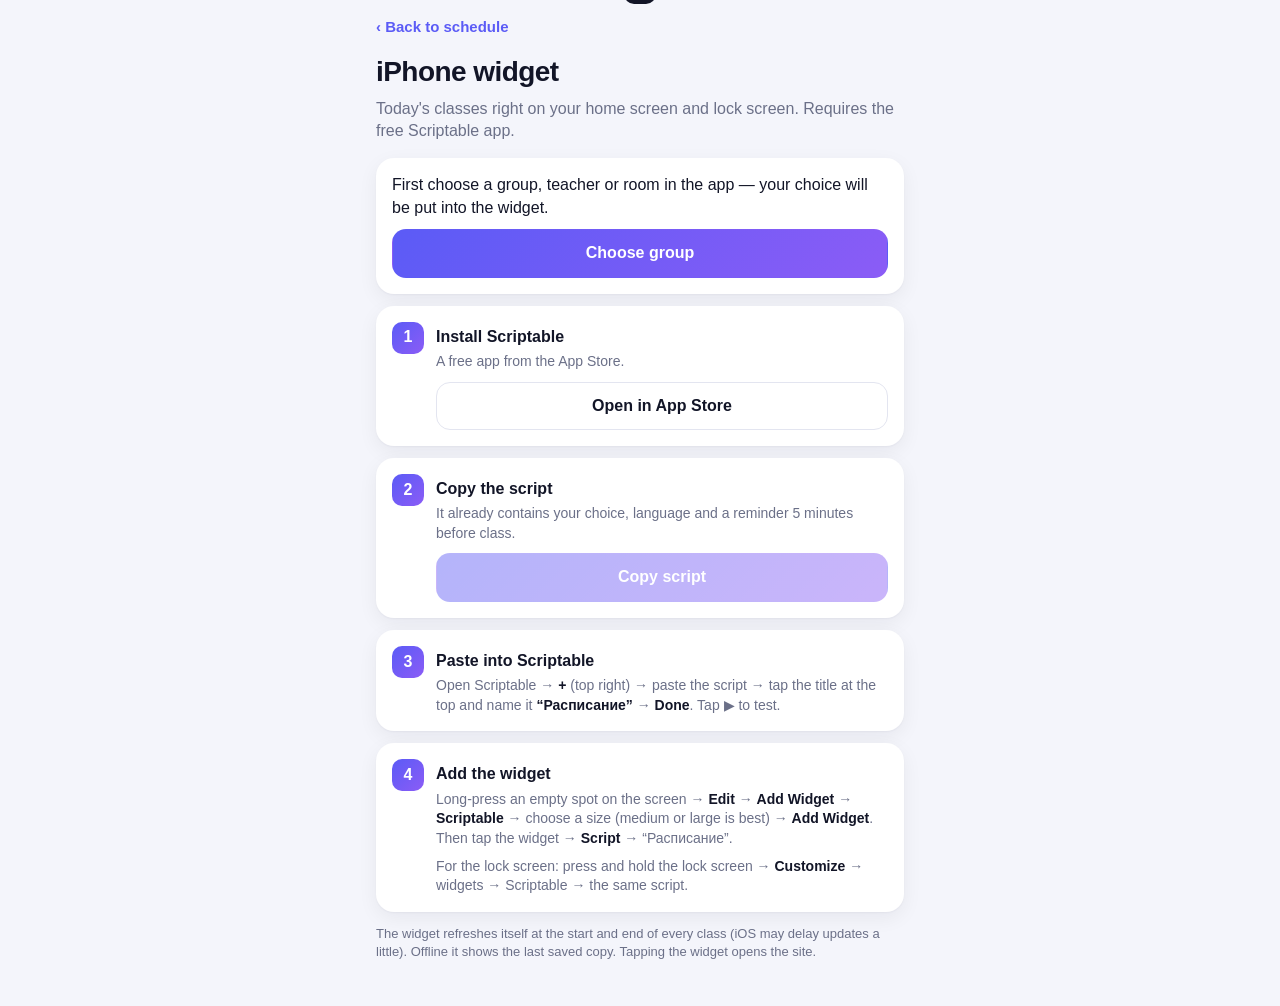
<file: iphone.html>
<!doctype html>
<html lang="ru">
<head>
  <meta charset="utf-8" />
  <meta name="viewport" content="width=device-width, initial-scale=1, viewport-fit=cover" />
  <title>Виджет для iPhone</title>
  <meta name="theme-color" content="#f4f5fb" media="(prefers-color-scheme: light)" />
  <meta name="theme-color" content="#0d0f17" media="(prefers-color-scheme: dark)" />
  <link rel="icon" href="icon.svg" type="image/svg+xml" />
  <link rel="apple-touch-icon" href="apple-touch-icon.png" />
  <link rel="stylesheet" href="style.css" />
  <style>
    .page { max-width: 560px; margin: 0 auto; padding: calc(16px + env(safe-area-inset-top)) 16px calc(32px + env(safe-area-inset-bottom)); }
    .back { color: var(--accent); text-decoration: none; font-weight: 600; font-size: 15px; }
    h1 { font-size: 28px; letter-spacing: -0.02em; margin: 14px 0 6px; }
    .lead { color: var(--muted); margin: 0 0 16px; }
    .card { background: var(--surface); border-radius: 18px; box-shadow: var(--shadow); padding: 16px; margin-bottom: 12px; }
    .step { display: grid; grid-template-columns: 32px 1fr; gap: 12px; align-items: start; }
    .num { width: 32px; height: 32px; border-radius: 10px; display: grid; place-items: center; font-weight: 800; color: #fff;
      background: linear-gradient(135deg, var(--accent), var(--accent-2)); }
    .step h3 { margin: 4px 0 4px; font-size: 16px; }
    .step p { margin: 0; color: var(--muted); font-size: 14px; }
    .step b { color: var(--text); }
    .group { display: flex; justify-content: space-between; align-items: center; gap: 10px; }
    .group strong { font-size: 18px; }
    .note { font-size: 13px; color: var(--muted); }
    .btn-block { display: block; text-align: center; text-decoration: none; }
  </style>
</head>
<body>
  <div class="page">
    <a class="back" href="./" data-k="back">‹ К расписанию</a>
    <h1 data-k="h1">Виджет для iPhone</h1>
    <p class="lead" data-k="lead">Пары на сегодня прямо на домашнем экране и экране блокировки. Нужно бесплатное приложение Scriptable.</p>

    <div class="card group" id="groupCard">
      <div>
        <div class="note" data-k="yours">Твоё расписание</div>
        <strong id="gName">—</strong>
      </div>
      <a class="btn btn-sm" href="./" style="text-decoration:none" data-k="change">Сменить</a>
    </div>
    <div class="card" id="noGroup" hidden>
      <p style="margin:0 0 10px" data-k="noSel">Сначала выбери группу, преподавателя или аудиторию в приложении — выбор подставится в виджет.</p>
      <a class="btn btn-primary btn-block" href="./" data-k="choose">Выбрать группу</a>
    </div>

    <div class="card step">
      <div class="num">1</div>
      <div>
        <h3 data-k="s1">Установи Scriptable</h3>
        <p data-k="s1p">Бесплатное приложение из App Store.</p>
        <a class="btn btn-block" style="margin-top:10px" href="https://apps.apple.com/app/scriptable/id1405459188" target="_blank" rel="noopener" data-k="s1b">Открыть в App Store</a>
      </div>
    </div>

    <div class="card step">
      <div class="num">2</div>
      <div>
        <h3 data-k="s2">Скопируй скрипт</h3>
        <p data-k="s2p">В нём уже твой выбор и напоминание за 5 минут до пары.</p>
        <button id="copyBtn" class="btn btn-primary btn-block" style="margin-top:10px" disabled data-k="s2b">Скопировать скрипт</button>
      </div>
    </div>

    <div class="card step">
      <div class="num">3</div>
      <div>
        <h3 data-k="s3">Вставь в Scriptable</h3>
        <p data-kh="s3p"></p>
      </div>
    </div>

    <div class="card step">
      <div class="num">4</div>
      <div>
        <h3 data-k="s4">Добавь виджет</h3>
        <p data-kh="s4p"></p>
        <p style="margin-top:8px" data-kh="s4l"></p>
      </div>
    </div>

    <p class="note" data-k="foot">Виджет сам обновляется в начале и конце каждой пары (iOS может немного задерживать обновления). Без интернета показывает последнюю сохранённую копию. Нажатие на виджет открывает сайт.</p>
  </div>

  <div id="toast" class="toast" role="status"></div>

  <script src="i18n.js"></script>
  <script>
    (function () {
      var T = {
        ru: {
          title: "Виджет для iPhone", back: "‹ К расписанию", h1: "Виджет для iPhone",
          lead: "Пары на сегодня прямо на домашнем экране и экране блокировки. Нужно бесплатное приложение Scriptable.",
          yours: "Твоё расписание", change: "Сменить",
          noSel: "Сначала выбери группу, преподавателя или аудиторию в приложении — выбор подставится в виджет.", choose: "Выбрать группу",
          s1: "Установи Scriptable", s1p: "Бесплатное приложение из App Store.", s1b: "Открыть в App Store",
          s2: "Скопируй скрипт", s2p: "В нём уже твой выбор, язык и напоминание за 5 минут до пары.", s2b: "Скопировать скрипт",
          s3: "Вставь в Scriptable",
          s3p: "Открой Scriptable → <b>+</b> (справа сверху) → вставь скрипт → нажми на название сверху и назови <b>«Расписание»</b> → <b>Готово</b>. Нажми ▶︎, чтобы проверить.",
          s4: "Добавь виджет",
          s4p: "Долгое нажатие на пустом месте экрана → <b>Править</b> → <b>Добавить виджет</b> → <b>Scriptable</b> → выбери размер (лучше средний или большой) → <b>Добавить</b>. Затем нажми на виджет → <b>Script</b> → «Расписание».",
          s4l: "Для экрана блокировки: зажми экран блокировки → <b>Настроить</b> → виджеты → Scriptable → тот же скрипт.",
          foot: "Виджет сам обновляется в начале и конце каждой пары (iOS может немного задерживать обновления). Без интернета показывает последнюю сохранённую копию. Нажатие на виджет открывает сайт.",
          room: "Аудитория ", copied: "Скрипт скопирован ✓ Теперь вставь его в Scriptable", noCopy: "Не получилось скопировать",
          noLoad: "Не удалось загрузить скрипт — проверь интернет",
        },
        ky: {
          title: "iPhone үчүн виджет", back: "‹ Жадыбалга", h1: "iPhone үчүн виджет",
          lead: "Бүгүнкү сабактар түз эле башкы экранда жана кулпу экранында. Акысыз Scriptable тиркемеси керек.",
          yours: "Сиздин жадыбал", change: "Өзгөртүү",
          noSel: "Адегенде тиркемеде топту, окутуучуну же аудиторияны тандаңыз — тандоо виджетке өзү коюлат.", choose: "Топту тандоо",
          s1: "Scriptable орнотуңуз", s1p: "App Store'догу акысыз тиркеме.", s1b: "App Store'до ачуу",
          s2: "Скриптти көчүрүңүз", s2p: "Анда сиздин тандооңуз, тил жана пара алдында 5 мүнөт мурун эскертүү бар.", s2b: "Скриптти көчүрүү",
          s3: "Scriptable'га коюңуз",
          s3p: "Scriptable ачыңыз → <b>+</b> (жогору оңдо) → скриптти коюңуз → жогорудагы аталышты басып, <b>«Расписание»</b> деп атаңыз → <b>Даяр</b>. Текшерүү үчүн ▶︎ басыңыз.",
          s4: "Виджет кошуңуз",
          s4p: "Экрандын бош жерин узак басыңыз → <b>Түзөтүү</b> → <b>Виджет кошуу</b> → <b>Scriptable</b> → өлчөмүн тандаңыз (орточо же чоң жакшы) → <b>Кошуу</b>. Андан соң виджетти басыңыз → <b>Script</b> → «Расписание».",
          s4l: "Кулпу экраны үчүн: кулпу экранын басып туруңуз → <b>Ыңгайлаштыруу</b> → виджеттер → Scriptable → ошол эле скрипт.",
          foot: "Виджет ар бир паранын башында жана аягында өзү жаңыланат (iOS жаңылоону бир аз кечиктириши мүмкүн). Интернет жок болсо, акыркы сакталган көчүрмөнү көрсөтөт. Виджетти басканда сайт ачылат.",
          room: "Аудитория ", copied: "Скрипт көчүрүлдү ✓ Эми аны Scriptable'га коюңуз", noCopy: "Көчүрүү мүмкүн болбоду",
          noLoad: "Скриптти жүктөө мүмкүн болбоду — интернетти текшериңиз",
        },
        en: {
          title: "iPhone widget", back: "‹ Back to schedule", h1: "iPhone widget",
          lead: "Today's classes right on your home screen and lock screen. Requires the free Scriptable app.",
          yours: "Your schedule", change: "Change",
          noSel: "First choose a group, teacher or room in the app — your choice will be put into the widget.", choose: "Choose group",
          s1: "Install Scriptable", s1p: "A free app from the App Store.", s1b: "Open in App Store",
          s2: "Copy the script", s2p: "It already contains your choice, language and a reminder 5 minutes before class.", s2b: "Copy script",
          s3: "Paste into Scriptable",
          s3p: "Open Scriptable → <b>+</b> (top right) → paste the script → tap the title at the top and name it <b>“Расписание”</b> → <b>Done</b>. Tap ▶︎ to test.",
          s4: "Add the widget",
          s4p: "Long-press an empty spot on the screen → <b>Edit</b> → <b>Add Widget</b> → <b>Scriptable</b> → choose a size (medium or large is best) → <b>Add Widget</b>. Then tap the widget → <b>Script</b> → “Расписание”.",
          s4l: "For the lock screen: press and hold the lock screen → <b>Customize</b> → widgets → Scriptable → the same script.",
          foot: "The widget refreshes itself at the start and end of every class (iOS may delay updates a little). Offline it shows the last saved copy. Tapping the widget opens the site.",
          room: "Room ", copied: "Script copied ✓ Now paste it into Scriptable", noCopy: "Couldn't copy",
          noLoad: "Couldn't load the script — check your internet",
        },
      };
      var lang = (window.I18N && window.I18N.lang) || "ru";
      var L = T[lang] || T.ru;
      document.documentElement.lang = lang;
      document.title = L.title;
      Array.prototype.forEach.call(document.querySelectorAll("[data-k]"), function (el) { if (L[el.dataset.k]) el.textContent = L[el.dataset.k]; });
      Array.prototype.forEach.call(document.querySelectorAll("[data-kh]"), function (el) { if (L[el.dataset.kh]) el.innerHTML = L[el.dataset.kh]; });

      var settings = {};
      try { settings = JSON.parse(localStorage.getItem("oshtu.settings") || "{}") || {}; } catch (e) {}
      var toast = function (msg) {
        var t = document.getElementById("toast");
        t.textContent = msg; t.classList.add("show");
        setTimeout(function () { t.classList.remove("show"); }, 2500);
      };
      if (settings.groupId && !settings.targetId) { settings.mode = "group"; settings.targetId = settings.groupId; settings.targetName = settings.groupName; }
      if (!settings.targetId) {
        document.getElementById("groupCard").hidden = true;
        document.getElementById("noGroup").hidden = false;
        return;
      }
      document.getElementById("gName").textContent = (settings.mode === "room" ? L.room : "") + (settings.targetName || settings.targetId);
      var script = null;
      fetch("iphone-widget.js", { cache: "no-store" }).then(function (r) { return r.text(); }).then(function (tpl) {
        var name = JSON.stringify(String(settings.targetName || "")).slice(1, -1);
        var sem = settings.semester === "1" || settings.semester === "2" ? settings.semester : "auto";
        var kind = settings.mode === "teacher" || settings.mode === "room" ? settings.mode : "group";
        script = tpl.replace("__KIND__", kind)
          .replace("__GROUP__", String(Number(settings.targetId || settings.groupId)))
          .replace("__GROUP_NAME__", name)
          .replace("__SEMESTER__", sem)
          .replace("__NOTIFY__", String(Number(settings.notify == null ? 5 : settings.notify) || 0))
          .replace("__STYLE__", settings.notifyStyle === "simple" ? "simple" : "melody")
          .replace("__LANG__", lang)
          .replace("__FLIP__", settings.weekFlip ? "true" : "false");
        document.getElementById("copyBtn").disabled = false;
      }).catch(function () { toast(L.noLoad); });

      document.getElementById("copyBtn").onclick = function () {
        if (!script) return;
        var done = function () { toast(L.copied); };
        if (navigator.clipboard && navigator.clipboard.writeText) {
          navigator.clipboard.writeText(script).then(done, fallback);
        } else fallback();
        function fallback() {
          var ta = document.createElement("textarea");
          ta.value = script; ta.setAttribute("readonly", ""); ta.style.position = "fixed"; ta.style.opacity = "0";
          document.body.appendChild(ta); ta.select(); ta.setSelectionRange(0, script.length);
          try { document.execCommand("copy"); done(); } catch (e) { toast(L.noCopy); }
          document.body.removeChild(ta);
        }
      };
    })();
  </script>
</body>
</html>
</file>
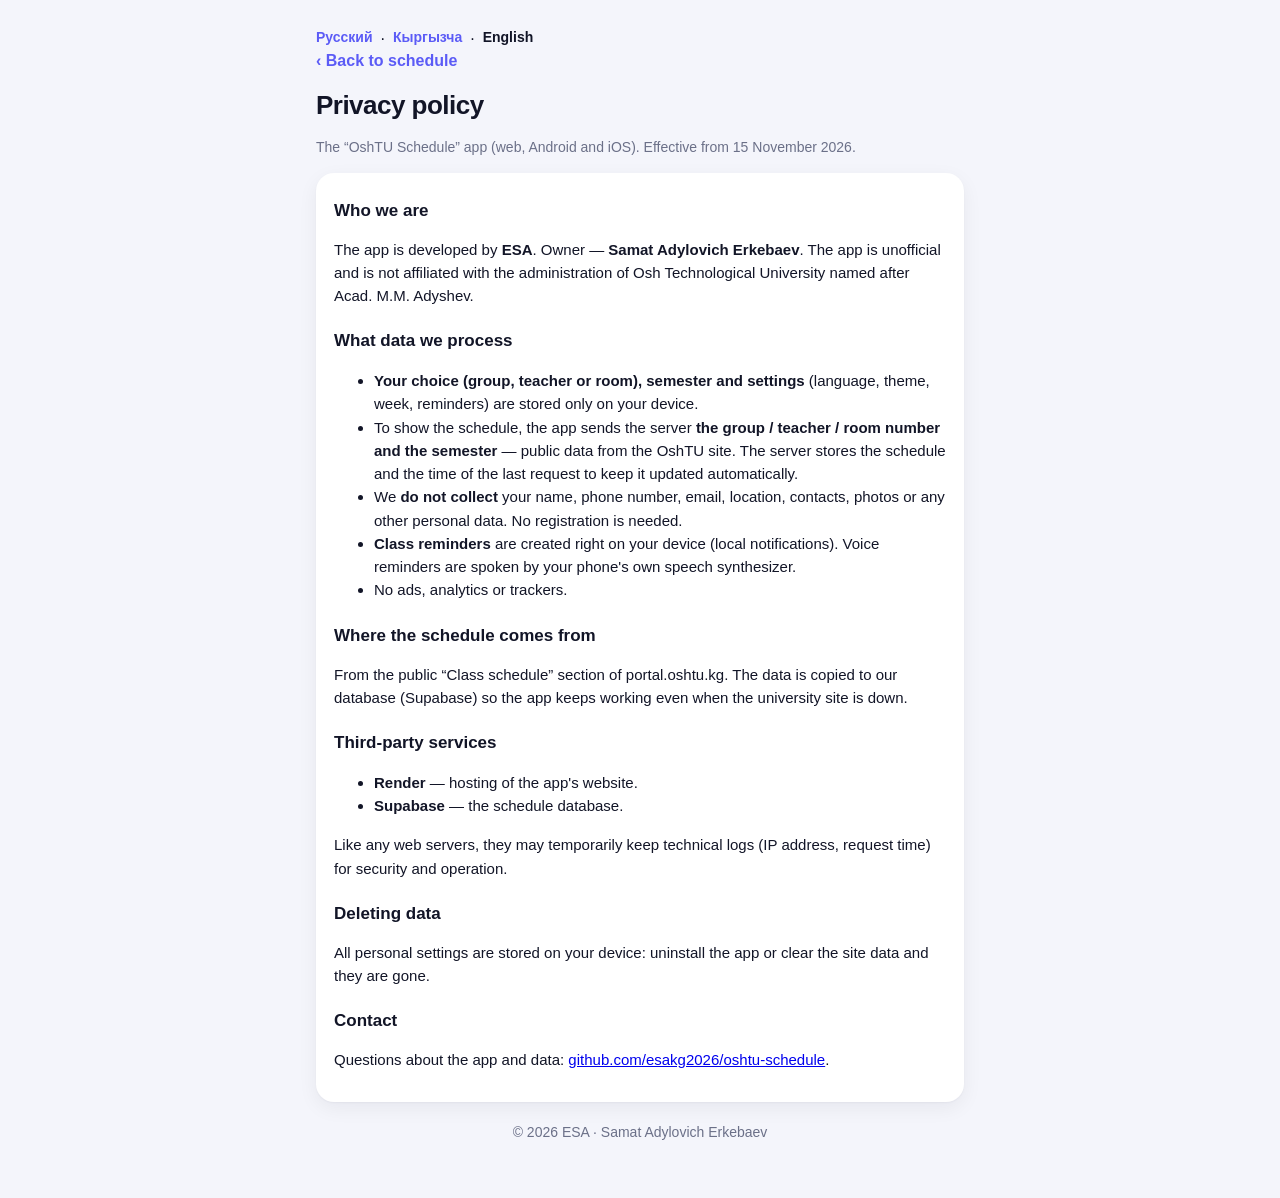
<file: privacy.html>
<!doctype html>
<html lang="ru">
<head>
  <meta charset="utf-8" />
  <meta name="viewport" content="width=device-width, initial-scale=1, viewport-fit=cover" />
  <title>Политика конфиденциальности</title>
  <meta name="theme-color" content="#f4f5fb" media="(prefers-color-scheme: light)" />
  <meta name="theme-color" content="#0d0f17" media="(prefers-color-scheme: dark)" />
  <link rel="icon" href="icon.svg" type="image/svg+xml" />
  <link rel="stylesheet" href="style.css" />
  <style>
    .page { max-width: 680px; margin: 0 auto; padding: calc(16px + env(safe-area-inset-top)) 16px 40px; }
    .back { color: var(--accent); text-decoration: none; font-weight: 600; }
    h1 { font-size: 26px; letter-spacing: -0.02em; margin: 14px 0 4px; }
    h2 { font-size: 17px; margin: 22px 0 6px; }
    p, li { color: var(--text); font-size: 15px; line-height: 1.55; }
    .muted { color: var(--muted); font-size: 14px; }
    .card { background: var(--surface); border-radius: 18px; box-shadow: var(--shadow); padding: 4px 18px 16px; margin-top: 14px; }
    .langs { display: flex; gap: 8px; margin-top: 12px; }
    .langs a { color: var(--accent); font-weight: 600; text-decoration: none; font-size: 14px; }
    .langs a.on { color: var(--text); }
    [data-lang] { display: none; }
    [data-lang].on { display: block; }
  </style>
</head>
<body>
  <div class="page">
    <div class="langs"><a href="?l=ru" data-l="ru">Русский</a> · <a href="?l=ky" data-l="ky">Кыргызча</a> · <a href="?l=en" data-l="en">English</a></div>

    <div data-lang="ru">
      <a class="back" href="./">‹ К расписанию</a>
      <h1>Политика конфиденциальности</h1>
      <p class="muted">Приложение «Расписание ОшТУ» (веб-версия, Android и iOS). Действует с 15 ноября 2026 г.</p>
      <div class="card">
        <h2>Кто мы</h2>
        <p>Приложение разработано компанией <b>ESA</b>. Владелец — <b>Эркебаев Самат Адылович</b>.
          Приложение неофициальное и не связано с администрацией Ошского технологического университета им. акад. М.М. Адышева.</p>
        <h2>Какие данные мы обрабатываем</h2>
        <ul>
          <li><b>Выбор (группа, преподаватель или аудитория), семестр и настройки</b> (язык, тема, неделя, напоминания) хранятся только на вашем устройстве.</li>
          <li>Чтобы показать расписание, приложение отправляет на сервер <b>номер группы / преподавателя / аудитории и семестр</b> — это публичные данные сайта ОшТУ. Сервер хранит расписание и время последнего запроса, чтобы обновлять его автоматически.</li>
          <li>Мы <b>не собираем</b> имя, телефон, email, геолокацию, контакты, фото и другие личные данные. Регистрация не нужна.</li>
          <li><b>Напоминания о парах</b> создаются прямо на вашем устройстве (локальные уведомления). Голосовые напоминания озвучивает синтезатор речи самого телефона.</li>
          <li>Рекламы, аналитики и трекеров нет.</li>
        </ul>
        <h2>Откуда берётся расписание</h2>
        <p>Из открытого раздела «Расписание занятий» сайта portal.oshtu.kg. Данные копируются в нашу базу (Supabase), чтобы приложение работало, даже когда сайт университета недоступен.</p>
        <h2>Сторонние сервисы</h2>
        <ul>
          <li><b>Render</b> — хостинг сайта приложения.</li>
          <li><b>Supabase</b> — база данных с расписанием.</li>
        </ul>
        <p>Как любые веб-серверы, они могут временно хранить технические журналы (IP-адрес, время запроса) для защиты и работы сервиса.</p>
        <h2>Удаление данных</h2>
        <p>Все личные настройки хранятся на вашем устройстве: удалите приложение или очистите данные сайта — и они исчезнут.</p>
        <h2>Контакты</h2>
        <p>Вопросы о приложении и данных: <a href="https://github.com/esakg2026/oshtu-schedule/issues">github.com/esakg2026/oshtu-schedule</a>.</p>
      </div>
      <p class="muted" style="text-align:center;margin-top:20px">© 2026 ESA · Эркебаев Самат Адылович</p>
    </div>

    <div data-lang="ky">
      <a class="back" href="./">‹ Жадыбалга</a>
      <h1>Купуялык саясаты</h1>
      <p class="muted">«ОшТУ жадыбалы» тиркемеси (веб-версия, Android жана iOS). 2026-жылдын 15-ноябрынан тартып күчүндө.</p>
      <div class="card">
        <h2>Биз кимбиз</h2>
        <p>Тиркемени <b>ESA</b> компаниясы иштеп чыккан. Ээси — <b>Эркебаев Самат Адылович</b>.
          Тиркеме расмий эмес жана акад. М.М. Адышев атындагы Ош технологиялык университетинин администрациясына тиешеси жок.</p>
        <h2>Кандай маалыматтарды иштетебиз</h2>
        <ul>
          <li><b>Тандооңуз (топ, окутуучу же аудитория), семестр жана жөндөөлөр</b> (тил, тема, апта, эскертүүлөр) сиздин түзмөгүңүздө гана сакталат.</li>
          <li>Жадыбалды көрсөтүү үчүн тиркеме серверге <b>топтун / окутуучунун / аудиториянын номерин жана семестрди</b> жөнөтөт — бул ОшТУнун сайтындагы ачык маалымат. Сервер жадыбалды автоматтык жаңылоо үчүн аны жана акыркы суроо-талаптын убактысын сактайт.</li>
          <li>Биз атыңызды, телефонуңузду, email, жайгашкан жериңизди, байланыштарды, сүрөттөрдү жана башка жеке маалыматтарды <b>чогултпайбыз</b>. Каттоо талап кылынбайт.</li>
          <li><b>Сабак тууралуу эскертүүлөр</b> түз эле түзмөгүңүздө түзүлөт (жергиликтүү билдирмелер). Үн менен эскертүүнү телефондун өзүнүн кеп синтезатору окуйт.</li>
          <li>Жарнама, аналитика жана трекерлер жок.</li>
        </ul>
        <h2>Жадыбал кайдан алынат</h2>
        <p>portal.oshtu.kg сайтынын ачык «Сабактардын жадыбалы» бөлүмүнөн. Университеттин сайты иштебей калганда да тиркеме иштеши үчүн маалымат биздин базага (Supabase) көчүрүлөт.</p>
        <h2>Үчүнчү тараптын кызматтары</h2>
        <ul>
          <li><b>Render</b> — тиркеменин сайтын жайгаштыруу.</li>
          <li><b>Supabase</b> — жадыбал сакталган маалымат базасы.</li>
        </ul>
        <p>Бардык веб-серверлер сыяктуу эле, алар кызматты коргоо жана иштетүү үчүн техникалык журналдарды (IP-дарек, суроо-талаптын убактысы) убактылуу сакташы мүмкүн.</p>
        <h2>Маалыматты өчүрүү</h2>
        <p>Бардык жеке жөндөөлөр түзмөгүңүздө сакталат: тиркемени өчүрүңүз же сайттын маалыматын тазалаңыз — алар жок болот.</p>
        <h2>Байланыш</h2>
        <p>Тиркеме жана маалымат боюнча суроолор: <a href="https://github.com/esakg2026/oshtu-schedule/issues">github.com/esakg2026/oshtu-schedule</a>.</p>
      </div>
      <p class="muted" style="text-align:center;margin-top:20px">© 2026 ESA · Эркебаев Самат Адылович</p>
    </div>

    <div data-lang="en">
      <a class="back" href="./">‹ Back to schedule</a>
      <h1>Privacy policy</h1>
      <p class="muted">The “OshTU Schedule” app (web, Android and iOS). Effective from 15 November 2026.</p>
      <div class="card">
        <h2>Who we are</h2>
        <p>The app is developed by <b>ESA</b>. Owner — <b>Samat Adylovich Erkebaev</b>.
          The app is unofficial and is not affiliated with the administration of Osh Technological University named after Acad. M.M. Adyshev.</p>
        <h2>What data we process</h2>
        <ul>
          <li><b>Your choice (group, teacher or room), semester and settings</b> (language, theme, week, reminders) are stored only on your device.</li>
          <li>To show the schedule, the app sends the server <b>the group / teacher / room number and the semester</b> — public data from the OshTU site. The server stores the schedule and the time of the last request to keep it updated automatically.</li>
          <li>We <b>do not collect</b> your name, phone number, email, location, contacts, photos or any other personal data. No registration is needed.</li>
          <li><b>Class reminders</b> are created right on your device (local notifications). Voice reminders are spoken by your phone's own speech synthesizer.</li>
          <li>No ads, analytics or trackers.</li>
        </ul>
        <h2>Where the schedule comes from</h2>
        <p>From the public “Class schedule” section of portal.oshtu.kg. The data is copied to our database (Supabase) so the app keeps working even when the university site is down.</p>
        <h2>Third-party services</h2>
        <ul>
          <li><b>Render</b> — hosting of the app's website.</li>
          <li><b>Supabase</b> — the schedule database.</li>
        </ul>
        <p>Like any web servers, they may temporarily keep technical logs (IP address, request time) for security and operation.</p>
        <h2>Deleting data</h2>
        <p>All personal settings are stored on your device: uninstall the app or clear the site data and they are gone.</p>
        <h2>Contact</h2>
        <p>Questions about the app and data: <a href="https://github.com/esakg2026/oshtu-schedule/issues">github.com/esakg2026/oshtu-schedule</a>.</p>
      </div>
      <p class="muted" style="text-align:center;margin-top:20px">© 2026 ESA · Samat Adylovich Erkebaev</p>
    </div>
  </div>

  <script src="i18n.js"></script>
  <script>
    (function () {
      var l = (window.I18N && window.I18N.lang) || "ru";
      var titles = { ru: "Политика конфиденциальности", ky: "Купуялык саясаты", en: "Privacy policy" };
      document.documentElement.lang = l;
      document.title = titles[l] || titles.ru;
      Array.prototype.forEach.call(document.querySelectorAll("[data-lang]"), function (el) { el.classList.toggle("on", el.dataset.lang === l); });
      Array.prototype.forEach.call(document.querySelectorAll("[data-l]"), function (el) { el.classList.toggle("on", el.dataset.l === l); });
    })();
  </script>
</body>
</html>
</file>
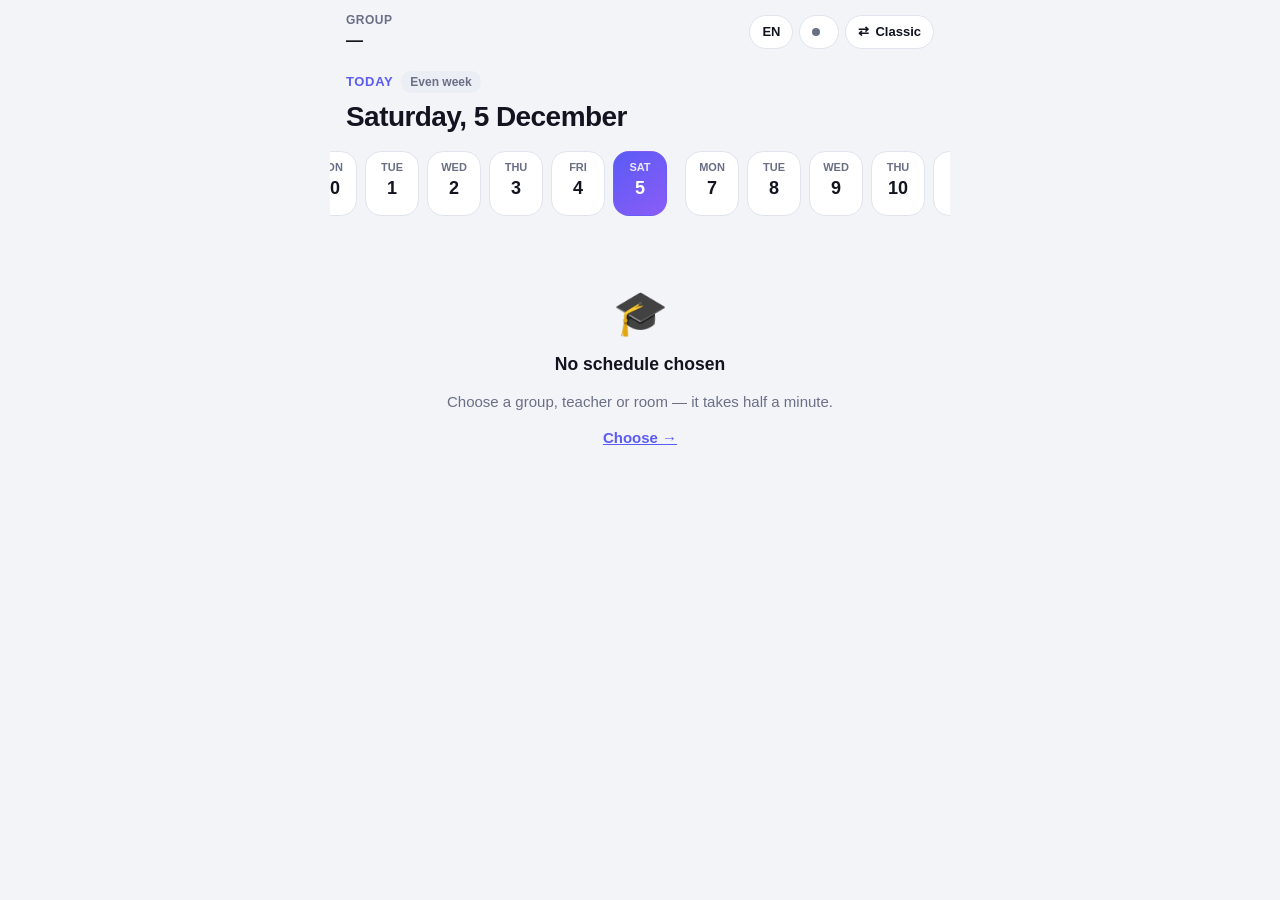
<file: v2.html>
<!doctype html>
<html lang="ru">
<head>
  <meta charset="utf-8" />
  <meta name="viewport" content="width=device-width, initial-scale=1, viewport-fit=cover" />
  <title>Расписание ОшТУ · v2</title>
  <meta name="author" content="ESA — Эркебаев Самат Адылович" />
  <meta name="theme-color" content="#f3f4f8" media="(prefers-color-scheme: light)" />
  <meta name="theme-color" content="#0b0d14" media="(prefers-color-scheme: dark)" />
  <meta name="apple-mobile-web-app-capable" content="yes" />
  <meta name="mobile-web-app-capable" content="yes" />
  <link rel="manifest" href="manifest.webmanifest" />
  <link rel="icon" href="icon.svg" type="image/svg+xml" />
  <link rel="apple-touch-icon" href="apple-touch-icon.png" />
  <link rel="stylesheet" href="v2.css" />
  <script>
    try {
      var t = JSON.parse(localStorage.getItem("oshtu.settings") || "{}").theme;
      if (t === "light" || t === "dark") document.documentElement.dataset.theme = t;
    } catch (e) {}
  </script>
</head>
<body>
  <div class="app">
    <header class="top">
      <div class="who">
        <small id="whoKind">—</small>
        <b id="whoName">—</b>
      </div>
      <div class="top-actions">
        <button id="notesBtn" class="pill" aria-label="Мои записи">📝<span id="notesCount" class="cnt" hidden></span></button>
        <button id="langBtn" class="pill" aria-label="Язык">RU</button>
        <button id="syncBtn" class="pill" aria-label="Обновить"><i id="dot" class="dot"></i><span id="syncText">…</span></button>
        <a id="classicLink" class="pill" href="./">⇄ <span id="classicText">Классика</span></a>
      </div>
    </header>

    <section class="head">
      <div class="head-row">
        <span id="relDay" class="rel">—</span>
        <span id="weekTag" class="week-tag">—</span>
        <button id="todayBtn" class="today-btn" hidden>Сегодня ↩</button>
      </div>
      <h1 id="dayTitle">—</h1>
      <p id="daySummary" class="summary"></p>
    </section>

    <nav id="days" class="days" aria-label="Дни"></nav>

    <main id="timeline" class="timeline" aria-live="polite"></main>

    <p id="foot" class="foot"></p>
  </div>

  <!-- Полная информация о паре -->
  <dialog id="sheet" class="sheet">
    <div class="grip"></div>
    <div id="sheetBody"></div>
  </dialog>

  <div id="toast" class="toast" role="status"></div>

  <script src="config.js"></script>
  <script src="i18n.js"></script>
  <script src="core.js"></script>
  <script src="v2.js"></script>
</body>
</html>
</file>
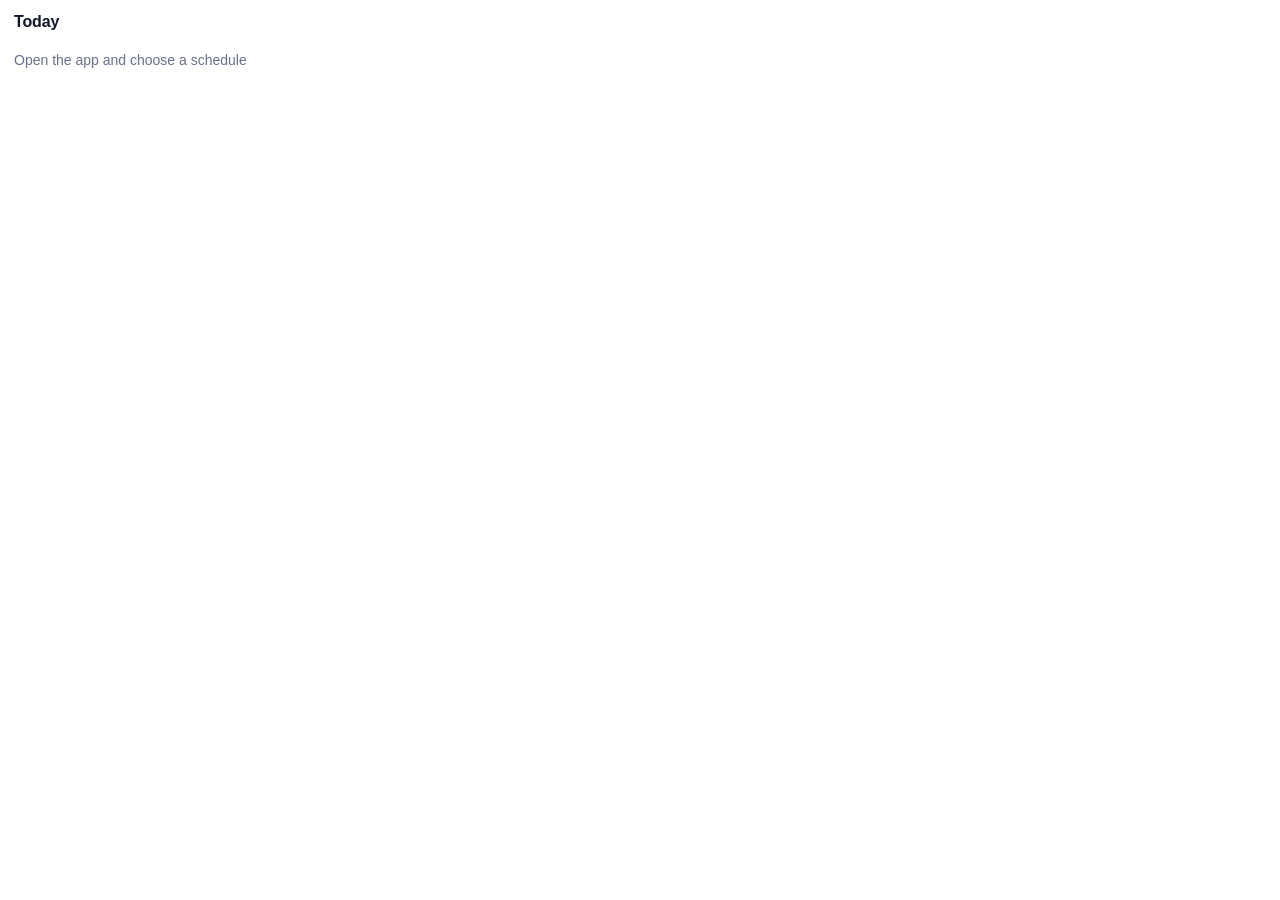
<file: widget.html>
<!doctype html>
<html lang="ru">
<head>
  <meta charset="utf-8" />
  <meta name="viewport" content="width=device-width, initial-scale=1" />
  <title>Пары сегодня</title>
  <link rel="icon" href="icon.svg" type="image/svg+xml" />
  <style>
    :root {
      --bg: #ffffff; --text: #121527; --muted: #6b7088; --line: #e3e5f0; --soft: #eef0f8;
      --accent: #5b5bf6; --accent-2: #8b5cf6;
      color-scheme: light;
    }
    @media (prefers-color-scheme: dark) {
      :root:not([data-theme="light"]) { --bg: #161927; --text: #eef0fa; --muted: #8d92ab; --line: #262a3d; --soft: #1e2233; --accent: #7c7cff; --accent-2: #a78bfa; color-scheme: dark; }
    }
    :root[data-theme="dark"] { --bg: #161927; --text: #eef0fa; --muted: #8d92ab; --line: #262a3d; --soft: #1e2233; --accent: #7c7cff; --accent-2: #a78bfa; color-scheme: dark; }
    * { box-sizing: border-box; }
    html, body { margin: 0; height: 100%; }
    body {
      background: var(--bg); color: var(--text);
      font-family: -apple-system, BlinkMacSystemFont, "Segoe UI", Roboto, Arial, sans-serif;
      font-size: 14px; line-height: 1.3; -webkit-font-smoothing: antialiased;
    }
    a.w { display: flex; flex-direction: column; height: 100%; padding: 12px 14px; color: inherit; text-decoration: none; }
    .head { display: flex; justify-content: space-between; align-items: baseline; gap: 8px; margin-bottom: 8px; }
    .head b { font-size: 16px; letter-spacing: -0.01em; }
    .head span { color: var(--muted); font-size: 12px; white-space: nowrap; }
    .row { display: grid; grid-template-columns: 22px 40px 1fr auto; gap: 8px; align-items: baseline; padding: 6px 0; border-top: 1px solid var(--line); }
    .row:first-of-type { border-top: 0; }
    .row .n { font-weight: 800; color: var(--accent); }
    .row .t { color: var(--muted); font-size: 12px; font-variant-numeric: tabular-nums; }
    .row .s { font-weight: 600; overflow: hidden; text-overflow: ellipsis; white-space: nowrap; }
    .row .r { color: var(--muted); font-size: 12px; }
    .row.now { background: linear-gradient(135deg, var(--accent), var(--accent-2)); color: #fff; border-radius: 10px; padding: 6px 8px; margin: 2px -8px; border-top-color: transparent; }
    .row.now .n, .row.now .t, .row.now .r { color: rgba(255,255,255,.9); }
    .row.past { opacity: .45; }
    .row.now + .row { border-top-color: transparent; }
    .msg { color: var(--muted); padding: 10px 0; }
    .foot { margin-top: auto; padding-top: 6px; color: var(--muted); font-size: 11px; display: flex; justify-content: space-between; }
  </style>
</head>
<body>
  <a class="w" href="./" target="_top" id="w">
    <div class="head"><b id="title">Сегодня</b><span id="sub"></span></div>
    <div id="list"><div class="msg">…</div></div>
    <div class="foot"><span id="group"></span><span id="upd"></span></div>
  </a>
  <script src="config.js"></script>
  <script src="i18n.js"></script>
  <script src="core.js"></script>
  <script>
    (function () {
      const C = window.Core;
      const I = window.I18N, tr = I.t;
      document.title = tr("w.title");
      document.getElementById("title").textContent = tr("today");
      const p = new URLSearchParams(location.search);
      const saved = C.store.get("oshtu.settings", {}) || {};
      const kind = ["group", "teacher", "room"].includes(p.get("k")) ? p.get("k") : p.get("g") ? "group" : saved.mode || "group";
      const group = Number(p.get("g")) || saved.targetId || saved.groupId;
      const name = p.get("n") || saved.targetName || saved.groupName || "";
      const semParam = p.get("s") || (saved.semester && saved.semester !== "auto" ? saved.semester : null);
      const semester = semParam ? Number(semParam) : C.autoSemester();
      const flip = p.has("f") ? p.get("f") === "1" : !!saved.weekFlip;
      if (p.get("theme")) document.documentElement.dataset.theme = p.get("theme");
      const key = `oshtu.tt.${kind}.${group}.${semester}`;
      const esc = (s) => String(s ?? "").replace(/[&<>"]/g, (c) => ({ "&": "&amp;", "<": "&lt;", ">": "&gt;", '"': "&quot;" })[c]);
      let data = C.store.get(key);
      if (data) data.kind = kind;

      function pickDay() {
        let d = C.startOfDay(new Date());
        if (C.weekdayIndex(d) === 7) return { d: C.addDays(d, 1), label: tr("tomorrow") };
        if (data) {
          const st = C.dayStatus(C.dayLessons(C.daysFor(data, d), d, flip));
          if (st.state === "after" || (st.state === "none" && new Date().getHours() >= 17)) {
            d = C.addDays(d, 1);
            if (C.weekdayIndex(d) === 7) d = C.addDays(d, 1);
            const diff = Math.round((d - C.startOfDay(new Date())) / 864e5);
            return { d, label: diff === 1 ? tr("tomorrow") : tr("w.monday") };
          }
        }
        return { d, label: tr("today") };
      }

      function render() {
        document.getElementById("group").textContent = name;
        if (!group) {
          document.getElementById("list").innerHTML = '<div class="msg">' + esc(tr("w.open")) + '</div>';
          return;
        }
        if (!data) return;
        const { d, label } = pickDay();
        const list = C.dayLessons(C.daysFor(data, d), d, flip);
        const wt = C.weekType(d, flip) === "top" ? tr("weekLow.top") : tr("weekLow.bottom");
        document.getElementById("title").textContent = label;
        document.getElementById("sub").textContent =
          I.weekdayShort(d) + ", " + I.dayMonth(d, true) + " · " + wt;
        const isToday = C.sameDay(d, new Date());
        const t = C.nowMin();
        document.getElementById("list").innerHTML = list.length
          ? list.map((pr) => {
              let cls = "row";
              if (isToday && pr.start) {
                if (t >= C.toMin(pr.end)) cls += " past";
                else if (t >= C.toMin(pr.start)) cls += " now";
              }
              const l = pr.lessons[0];
              const extra = pr.lessons.length > 1 ? ` +${pr.lessons.length - 1}` : "";
              const ty = C.TYPES[l.type] ? ` (${C.TYPES[l.type].short})` : "";
              const right = kind === "group" ? l.room : l.group;
              return `<div class="${cls}"><span class="n">${pr.n}</span><span class="t">${pr.start || ""}</span><span class="s">${esc(l.subject + ty + extra)}</span><span class="r">${esc(right)}</span></div>`;
            }).join("")
          : '<div class="msg">' + esc(tr("noPairs")) + ' 🎉</div>';
        const upd = data.checked_at ? new Date(data.checked_at) : null;
        document.getElementById("upd").textContent = upd
          ? tr("w.upd", { t: I.hhmm(upd) })
          : "";
      }

      async function refresh() {
        if (!group) return render();
        try {
          const r = await C.rpc("oshtu_timetable", { p_kind: kind, p_id: group, p_semester: semester, p_name: name || null, p_max_age_sec: 300 });
          data = { ...r, kind, savedAt: Date.now() };
          C.store.set(key, data);
        } catch (e) {
          if (!data) document.getElementById("list").innerHTML = '<div class="msg">' + esc(tr("w.offline")) + '</div>';
        }
        render();
      }

      render();
      refresh();
      setInterval(render, 30e3);
      setInterval(refresh, 5 * 60e3);
      document.addEventListener("visibilitychange", () => document.visibilityState === "visible" && refresh());
    })();
  </script>
</body>
</html>
</file>
<file: style.css>
:root {
  --bg: #f4f5fb;
  --surface: #ffffff;
  --surface-2: #eef0f8;
  --text: #121527;
  --muted: #6b7088;
  --line: #e3e5f0;
  --accent: #5b5bf6;
  --accent-2: #8b5cf6;
  --accent-soft: #ebebff;
  --on-accent: #ffffff;
  --lec: #2f6bff;
  --lec-soft: #e7eeff;
  --prac: #0d9f6e;
  --prac-soft: #e2f6ee;
  --lab: #d97706;
  --lab-soft: #fdf1df;
  --ok: #10b981;
  --warn: #f59e0b;
  --bad: #ef4444;
  --shadow: 0 1px 2px rgba(18, 21, 39, 0.04), 0 6px 20px rgba(18, 21, 39, 0.06);
  --radius: 20px;
  --font: -apple-system, BlinkMacSystemFont, "Segoe UI", Roboto, "Inter", "Helvetica Neue", Arial, sans-serif;
  color-scheme: light;
}

@media (prefers-color-scheme: dark) {
  :root:not([data-theme="light"]) {
    --bg: #0d0f17;
    --surface: #161927;
    --surface-2: #1e2233;
    --text: #eef0fa;
    --muted: #8d92ab;
    --line: #262a3d;
    --accent: #7c7cff;
    --accent-2: #a78bfa;
    --accent-soft: #23244a;
    --lec: #6b9bff;
    --lec-soft: #1a2442;
    --prac: #34d399;
    --prac-soft: #12302a;
    --lab: #fbbf24;
    --lab-soft: #33280f;
    --shadow: 0 1px 2px rgba(0, 0, 0, 0.3), 0 8px 24px rgba(0, 0, 0, 0.25);
    color-scheme: dark;
  }
}
:root[data-theme="dark"] {
  --bg: #0d0f17;
  --surface: #161927;
  --surface-2: #1e2233;
  --text: #eef0fa;
  --muted: #8d92ab;
  --line: #262a3d;
  --accent: #7c7cff;
  --accent-2: #a78bfa;
  --accent-soft: #23244a;
  --lec: #6b9bff;
  --lec-soft: #1a2442;
  --prac: #34d399;
  --prac-soft: #12302a;
  --lab: #fbbf24;
  --lab-soft: #33280f;
  --shadow: 0 1px 2px rgba(0, 0, 0, 0.3), 0 8px 24px rgba(0, 0, 0, 0.25);
  color-scheme: dark;
}

* { box-sizing: border-box; }
html, body { margin: 0; }
body {
  background: var(--bg);
  color: var(--text);
  font-family: var(--font);
  font-size: 16px;
  line-height: 1.4;
  -webkit-font-smoothing: antialiased;
  -webkit-tap-highlight-color: transparent;
  min-height: 100dvh;
}
[hidden] { display: none !important; }
button { font: inherit; color: inherit; cursor: pointer; }
.muted { color: var(--muted); }

/* ---------- кнопки ---------- */
.btn {
  border: 1px solid var(--line);
  background: var(--surface);
  color: var(--text);
  border-radius: 14px;
  padding: 12px 18px;
  font-weight: 600;
  transition: transform 0.1s, opacity 0.2s, background 0.2s;
}
.btn:active { transform: scale(0.97); }
.btn:disabled { opacity: 0.45; cursor: default; }
.btn-primary {
  background: linear-gradient(135deg, var(--accent), var(--accent-2));
  color: var(--on-accent);
  border-color: transparent;
}
.btn-ghost { background: transparent; border-color: transparent; color: var(--muted); }
.btn-sm { padding: 8px 14px; font-size: 14px; border-radius: 12px; }
.btn-block { width: 100%; margin-top: 10px; }
.icon-btn {
  border: 0;
  background: transparent;
  width: 40px;
  height: 40px;
  border-radius: 12px;
  display: inline-grid;
  place-items: center;
  color: var(--muted);
}
.icon-btn:active { background: var(--surface-2); }
.link { color: var(--accent); text-decoration: none; font-weight: 600; font-size: 14px; display: inline-block; margin-top: 8px; }

/* ---------- первый запуск ---------- */
.setup {
  min-height: 100dvh;
  display: grid;
  place-items: center;
  padding: 24px 16px calc(24px + env(safe-area-inset-bottom));
}
.setup-card {
  width: 100%;
  max-width: 420px;
  background: var(--surface);
  border-radius: 28px;
  padding: 28px 22px;
  box-shadow: var(--shadow);
  text-align: center;
}
.setup-logo { border-radius: 18px; }
.lang-seg { margin: -8px 0 18px; }
.setup-card h1 { font-size: 24px; margin: 14px 0 6px; letter-spacing: -0.02em; }
.setup-card p { margin: 0 0 20px; font-size: 15px; }
.field { display: block; text-align: left; margin-bottom: 14px; }
.field span { display: block; font-size: 13px; font-weight: 600; color: var(--muted); margin: 0 0 6px 4px; }
.field select {
  width: 100%;
  appearance: none;
  -webkit-appearance: none;
  background: var(--surface-2) url("data:image/svg+xml,%3Csvg xmlns='http://www.w3.org/2000/svg' width='16' height='16' viewBox='0 0 24 24'%3E%3Cpath d='M7 10l5 5 5-5' fill='none' stroke='%238d92ab' stroke-width='2' stroke-linecap='round'/%3E%3C/svg%3E") no-repeat right 14px center;
  border: 1px solid transparent;
  color: var(--text);
  border-radius: 14px;
  padding: 14px 40px 14px 14px;
  font: inherit;
  font-size: 16px;
}
.field select:focus { outline: none; border-color: var(--accent); }
.field select:disabled { opacity: 0.5; }
.error { color: var(--bad); font-size: 14px; margin: 4px 0 8px; }

/* ---------- основной экран ---------- */
.main {
  max-width: 560px;
  margin: 0 auto;
  padding: calc(8px + env(safe-area-inset-top)) 16px calc(96px + env(safe-area-inset-bottom));
}
.topbar { display: flex; align-items: center; justify-content: space-between; gap: 8px; height: 52px; }
.topbar-right { display: flex; align-items: center; gap: 2px; }
.chip {
  display: inline-flex;
  align-items: center;
  gap: 6px;
  border: 0;
  background: var(--surface);
  box-shadow: var(--shadow);
  padding: 8px 12px 8px 14px;
  border-radius: 999px;
  font-weight: 700;
  font-size: 15px;
}
.chip svg { color: var(--muted); }
.sync {
  display: inline-flex;
  align-items: center;
  gap: 6px;
  border: 0;
  background: transparent;
  color: var(--muted);
  font-size: 13px;
  padding: 8px;
  border-radius: 10px;
}
.dot { width: 8px; height: 8px; border-radius: 50%; background: var(--muted); flex: none; }
.dot.ok { background: var(--ok); box-shadow: 0 0 0 3px color-mix(in srgb, var(--ok) 25%, transparent); }
.dot.stale { background: var(--warn); }
.dot.off { background: var(--bad); }
.dot.busy { background: var(--accent); animation: pulse 1s infinite ease-in-out; }
@keyframes pulse { 50% { opacity: 0.3; } }

.install-banner {
  display: flex;
  align-items: center;
  gap: 10px;
  background: var(--accent-soft);
  border-radius: 16px;
  padding: 10px 6px 10px 14px;
  margin: 4px 0 8px;
}
.install-banner div { flex: 1; min-width: 0; display: flex; flex-direction: column; }
.install-banner strong { font-size: 14px; }
.install-banner span { font-size: 12px; color: var(--muted); }

.hero { padding: 14px 4px 10px; }
.hero-top { display: flex; align-items: center; gap: 8px; }
.hero-label { font-size: 13px; font-weight: 700; text-transform: uppercase; letter-spacing: 0.06em; color: var(--accent); }
.badge {
  font-size: 12px;
  font-weight: 600;
  padding: 3px 9px;
  border-radius: 999px;
  background: var(--surface-2);
  color: var(--muted);
}
.hero h1 { font-size: 30px; line-height: 1.15; margin: 6px 0 0; letter-spacing: -0.025em; font-weight: 800; }

.now-card {
  margin-top: 14px;
  background: linear-gradient(135deg, var(--accent), var(--accent-2));
  color: #fff;
  border-radius: var(--radius);
  padding: 14px 16px;
  box-shadow: 0 10px 30px color-mix(in srgb, var(--accent) 30%, transparent);
}
.now-card.calm { background: var(--surface); color: var(--text); box-shadow: var(--shadow); }
.now-card.calm .now-sub { color: var(--muted); }
.now-row { display: flex; align-items: baseline; justify-content: space-between; gap: 10px; }
.now-title { font-weight: 700; font-size: 15px; }
.now-time { font-weight: 800; font-size: 17px; font-variant-numeric: tabular-nums; white-space: nowrap; }
.now-sub { font-size: 14px; opacity: 0.9; margin-top: 2px; }
.progress { height: 6px; border-radius: 6px; background: rgba(255, 255, 255, 0.28); margin-top: 10px; overflow: hidden; }
.progress i { display: block; height: 100%; width: 0; background: #fff; border-radius: 6px; transition: width 0.6s; }

.week-strip { display: grid; grid-template-columns: repeat(6, 1fr); gap: 6px; margin: 8px 0 12px; }
.wd {
  border: 0;
  background: var(--surface);
  border-radius: 16px;
  padding: 8px 0 9px;
  display: flex;
  flex-direction: column;
  align-items: center;
  gap: 1px;
  position: relative;
  box-shadow: var(--shadow);
  transition: transform 0.12s, background 0.2s;
}
.wd:active { transform: scale(0.95); }
.wd small { font-size: 11px; font-weight: 600; color: var(--muted); text-transform: uppercase; }
.wd b { font-size: 17px; font-variant-numeric: tabular-nums; }
.wd .cnt { font-size: 10px; color: var(--muted); height: 12px; }
.wd.today b { color: var(--accent); }
.wd.sel { background: linear-gradient(135deg, var(--accent), var(--accent-2)); color: #fff; }
.wd.sel small, .wd.sel .cnt, .wd.sel.today b { color: rgba(255, 255, 255, 0.9); }

.seg {
  display: grid;
  grid-auto-flow: column;
  grid-auto-columns: 1fr;
  background: var(--surface-2);
  border-radius: 14px;
  padding: 4px;
  gap: 4px;
  margin-bottom: 14px;
}
.seg button {
  border: 0;
  background: transparent;
  padding: 9px 6px;
  border-radius: 11px;
  font-weight: 600;
  font-size: 14px;
  color: var(--muted);
}
.seg button.active { background: var(--surface); color: var(--text); box-shadow: var(--shadow); }
.seg-sm button { padding: 8px 4px; font-size: 13px; }

/* ---------- карточки пар ---------- */
.content { touch-action: pan-y; min-height: 200px; }
.content.slide-l { animation: slideL 0.22s ease-out; }
.content.slide-r { animation: slideR 0.22s ease-out; }
@keyframes slideL { from { opacity: 0; transform: translateX(24px); } }
@keyframes slideR { from { opacity: 0; transform: translateX(-24px); } }

.pair {
  display: grid;
  grid-template-columns: 54px 1fr;
  gap: 12px;
  background: var(--surface);
  border-radius: var(--radius);
  padding: 14px 14px 14px 10px;
  margin-bottom: 10px;
  box-shadow: var(--shadow);
  position: relative;
  overflow: hidden;
}
.pair.past { opacity: 0.55; }
.pair.now { outline: 2px solid var(--accent); outline-offset: -2px; }
.pair.now::after {
  content: "";
  position: absolute;
  left: 0;
  bottom: 0;
  height: 3px;
  width: var(--p, 0%);
  background: linear-gradient(90deg, var(--accent), var(--accent-2));
}
.pair-time { text-align: center; display: flex; flex-direction: column; align-items: center; padding-top: 2px; }
.pair-num {
  width: 30px;
  height: 30px;
  border-radius: 10px;
  display: grid;
  place-items: center;
  font-weight: 800;
  font-size: 15px;
  background: var(--surface-2);
  margin-bottom: 6px;
}
.pair.now .pair-num { background: var(--accent); color: #fff; }
.pair-time span { font-size: 13px; font-weight: 700; font-variant-numeric: tabular-nums; }
.pair-time em { font-style: normal; font-size: 12px; color: var(--muted); font-variant-numeric: tabular-nums; }
.lesson + .lesson { border-top: 1px dashed var(--line); margin-top: 10px; padding-top: 10px; }
.lesson-head { display: flex; align-items: flex-start; justify-content: space-between; gap: 8px; }
.subject { font-weight: 700; font-size: 16px; line-height: 1.25; }
.tag {
  flex: none;
  font-size: 11px;
  font-weight: 700;
  padding: 3px 8px;
  border-radius: 8px;
  background: var(--surface-2);
  color: var(--muted);
}
.tag.lec { background: var(--lec-soft); color: var(--lec); }
.tag.prac { background: var(--prac-soft); color: var(--prac); }
.tag.lab { background: var(--lab-soft); color: var(--lab); }
.meta { display: flex; flex-wrap: wrap; gap: 4px 14px; margin-top: 6px; font-size: 14px; color: var(--muted); }
.meta span { display: inline-flex; align-items: center; gap: 5px; }
.meta svg { flex: none; opacity: 0.8; }
.other {
  margin-top: 8px;
  font-size: 12px;
  color: var(--muted);
  background: var(--surface-2);
  border-radius: 10px;
  padding: 6px 9px;
}
.gap {
  text-align: center;
  font-size: 13px;
  color: var(--muted);
  margin: -2px 0 10px;
  display: flex;
  align-items: center;
  gap: 10px;
}
.gap::before, .gap::after { content: ""; flex: 1; border-top: 1px dashed var(--line); }

.empty {
  text-align: center;
  padding: 40px 20px;
  background: var(--surface);
  border-radius: var(--radius);
  box-shadow: var(--shadow);
}
.empty .big { font-size: 44px; line-height: 1; margin-bottom: 10px; }
.empty h3 { margin: 0 0 4px; font-size: 18px; }
.empty p { margin: 0; color: var(--muted); font-size: 14px; }
.empty .btn { margin-top: 14px; }

/* неделя */
.wk-day { background: var(--surface); border-radius: var(--radius); box-shadow: var(--shadow); padding: 12px 14px; margin-bottom: 10px; }
.wk-day.today { outline: 2px solid var(--accent); outline-offset: -2px; }
.wk-head { display: flex; justify-content: space-between; align-items: baseline; margin-bottom: 6px; cursor: pointer; }
.wk-head b { font-size: 15px; }
.wk-head span { font-size: 13px; color: var(--muted); }
.wk-row { display: grid; grid-template-columns: 22px 46px 1fr auto; gap: 8px; align-items: baseline; padding: 6px 0; border-top: 1px solid var(--line); font-size: 14px; }
.wk-row:first-of-type { border-top: 0; }
.wk-row .n { font-weight: 800; color: var(--accent); }
.wk-row .t { color: var(--muted); font-variant-numeric: tabular-nums; font-size: 13px; }
.wk-row .s { font-weight: 600; min-width: 0; }
.wk-row .s small { display: block; font-weight: 400; color: var(--muted); font-size: 12px; }
.wk-row .r { color: var(--muted); font-size: 12px; white-space: nowrap; }
.wk-free { color: var(--muted); font-size: 14px; padding: 2px 0; }

/* разделы: занятия / экзамены / ЛАЗ */
.sections { display: flex; gap: 8px; margin: 4px 0 12px; overflow-x: auto; scrollbar-width: none; }
.sections::-webkit-scrollbar { display: none; }
.sections button {
  flex: none;
  border: 1px solid var(--line);
  background: var(--surface);
  color: var(--muted);
  border-radius: 999px;
  padding: 8px 14px;
  font-weight: 700;
  font-size: 14px;
}
.sections button.active { background: var(--text); color: var(--bg); border-color: var(--text); }

.mode-seg { margin: 0 0 16px; }
.mode-seg button { font-size: 13px; }
.field .search {
  width: 100%;
  border: 1px solid transparent;
  background: var(--surface-2);
  color: var(--text);
  border-radius: 14px;
  padding: 12px 14px;
  font: inherit;
  font-size: 16px;
  margin-bottom: 8px;
}
.field .search:focus { outline: none; border-color: var(--accent); }

.sub-tag { font-size: 11px; font-weight: 700; color: var(--accent); background: var(--accent-soft); border-radius: 6px; padding: 1px 6px; margin-left: 6px; vertical-align: 2px; }

/* экзамены и ЛАЗ */
.exam {
  display: grid;
  grid-template-columns: 58px 1fr;
  gap: 12px;
  background: var(--surface);
  border-radius: var(--radius);
  padding: 14px 14px 14px 10px;
  margin-bottom: 10px;
  box-shadow: var(--shadow);
}
.exam.past { opacity: 0.5; }
.exam.soon { outline: 2px solid var(--accent); outline-offset: -2px; }
.exam-date { text-align: center; border-radius: 14px; background: var(--surface-2); padding: 8px 0; align-self: start; }
.exam.soon .exam-date { background: linear-gradient(135deg, var(--accent), var(--accent-2)); color: #fff; }
.exam-date b { display: block; font-size: 22px; line-height: 1; font-weight: 800; }
.exam-date span { display: block; font-size: 12px; font-weight: 700; text-transform: uppercase; margin-top: 2px; }
.exam-date small { display: block; font-size: 11px; opacity: 0.8; }
.exam .left { font-size: 12px; font-weight: 700; color: var(--accent); margin-top: 6px; }
.exam .consult { margin-top: 8px; font-size: 13px; color: var(--muted); background: var(--surface-2); border-radius: 10px; padding: 6px 9px; }

.sync-info { text-align: center; color: var(--muted); font-size: 12px; padding: 10px 0 0; }

/* нижняя панель */
.bottom-bar {
  position: fixed;
  left: 50%;
  transform: translateX(-50%);
  bottom: calc(14px + env(safe-area-inset-bottom));
  display: flex;
  align-items: center;
  gap: 6px;
  padding: 6px;
  background: color-mix(in srgb, var(--surface) 88%, transparent);
  backdrop-filter: blur(16px);
  -webkit-backdrop-filter: blur(16px);
  border-radius: 999px;
  box-shadow: 0 10px 30px rgba(0, 0, 0, 0.15);
  border: 1px solid var(--line);
  z-index: 10;
}
.nav-btn {
  width: 52px;
  height: 48px;
  border: 0;
  border-radius: 999px;
  background: var(--surface-2);
  display: grid;
  place-items: center;
}
.nav-btn:active, .today-btn:active { transform: scale(0.94); }
.today-btn {
  height: 48px;
  min-width: 128px;
  border: 0;
  border-radius: 999px;
  font-weight: 700;
  padding: 0 18px;
  background: linear-gradient(135deg, var(--accent), var(--accent-2));
  color: #fff;
}

/* ---------- настройки ---------- */
.sheet {
  border: 0;
  padding: 8px 18px calc(22px + env(safe-area-inset-bottom));
  width: 100%;
  max-width: 560px;
  margin: auto auto 0;
  border-radius: 26px 26px 0 0;
  background: var(--bg);
  color: var(--text);
  max-height: 92dvh;
}
.sheet[open] { animation: sheetUp 0.25s ease-out; }
@keyframes sheetUp { from { transform: translateY(40px); opacity: 0; } }
.sheet::backdrop { background: rgba(8, 10, 20, 0.45); backdrop-filter: blur(2px); }
.sheet-handle { width: 40px; height: 5px; border-radius: 5px; background: var(--line); margin: 4px auto 6px; }
.sheet-head { display: flex; justify-content: space-between; align-items: center; }
.sheet-head h2 { margin: 0; font-size: 22px; }
.set-group { background: var(--surface); border-radius: 18px; padding: 14px; margin-top: 12px; box-shadow: var(--shadow); }
.set-group .seg { margin-bottom: 0; }
.set-row { display: flex; justify-content: space-between; align-items: center; gap: 10px; }
.set-title { font-weight: 700; font-size: 17px; }
.set-sub { color: var(--muted); font-size: 13px; }
.set-label { font-weight: 700; font-size: 14px; margin-bottom: 10px; }
.set-hint { color: var(--muted); font-size: 13px; margin-top: 10px; }
.set-hint b { color: var(--text); }
.set-foot { color: var(--muted); font-size: 12px; text-align: center; margin: 16px 0 0; }
.copy-row { display: flex; gap: 8px; margin-top: 10px; }
.copy-row input {
  flex: 1;
  min-width: 0;
  border: 1px solid var(--line);
  background: var(--surface-2);
  color: var(--text);
  border-radius: 12px;
  padding: 8px 10px;
  font-size: 13px;
}

.toast {
  position: fixed;
  left: 50%;
  top: calc(14px + env(safe-area-inset-top));
  transform: translate(-50%, -150%);
  background: var(--text);
  color: var(--bg);
  padding: 10px 16px;
  border-radius: 14px;
  font-size: 14px;
  font-weight: 600;
  transition: transform 0.3s;
  z-index: 50;
  max-width: calc(100% - 32px);
  text-align: center;
}
.toast.show { transform: translate(-50%, 0); }

@media (min-width: 600px) {
  .hero h1 { font-size: 34px; }
}
@media (prefers-reduced-motion: reduce) {
  * { animation: none !important; transition: none !important; }
}
</file>
<file: v2.css>
/* Вариант 2: лента пар с полной карточкой по нажатию. Независим от style.css. */
:root {
  --bg: #f3f4f8; --card: #ffffff; --soft: #eceef5; --text: #12141f; --muted: #6a6f86; --line: #e1e4ee;
  --accent: #5b5bf6; --accent-2: #8b5cf6; --ok: #10b981; --warn: #f59e0b;
  --lec: #5b5bf6; --prac: #0ea5a4; --lab: #e5484d;
  --shadow: 0 1px 2px rgba(18, 20, 31, .05), 0 8px 24px rgba(18, 20, 31, .06);
  color-scheme: light;
}
@media (prefers-color-scheme: dark) {
  :root:not([data-theme="light"]) {
    --bg: #0b0d14; --card: #151826; --soft: #1c2032; --text: #eef0fa; --muted: #8d92ab; --line: #252a3e;
    --accent: #8080ff; --accent-2: #a78bfa; --lec: #8080ff; --prac: #2dd4bf; --lab: #ff6b6f;
    --shadow: 0 1px 2px rgba(0, 0, 0, .3), 0 8px 24px rgba(0, 0, 0, .25);
    color-scheme: dark;
  }
}
:root[data-theme="dark"] {
  --bg: #0b0d14; --card: #151826; --soft: #1c2032; --text: #eef0fa; --muted: #8d92ab; --line: #252a3e;
  --accent: #8080ff; --accent-2: #a78bfa; --lec: #8080ff; --prac: #2dd4bf; --lab: #ff6b6f;
  --shadow: 0 1px 2px rgba(0, 0, 0, .3), 0 8px 24px rgba(0, 0, 0, .25);
  color-scheme: dark;
}

* { box-sizing: border-box; -webkit-tap-highlight-color: transparent; }
html, body { margin: 0; }
body {
  background: var(--bg); color: var(--text);
  font: 15px/1.4 -apple-system, BlinkMacSystemFont, "Segoe UI", Roboto, "Helvetica Neue", Arial, sans-serif;
  -webkit-font-smoothing: antialiased;
}
button { font: inherit; color: inherit; }
.app { max-width: 620px; margin: 0 auto; padding: calc(12px + env(safe-area-inset-top)) 16px calc(28px + env(safe-area-inset-bottom)); }

/* шапка */
.top { display: flex; align-items: center; justify-content: space-between; gap: 10px; }
.who { min-width: 0; }
.who small { display: block; color: var(--muted); font-size: 12px; font-weight: 600; text-transform: uppercase; letter-spacing: .04em; }
.who b { display: block; font-size: 17px; white-space: nowrap; overflow: hidden; text-overflow: ellipsis; }
.top-actions { display: flex; gap: 6px; flex-shrink: 0; }
.pill {
  display: inline-flex; align-items: center; gap: 6px; height: 34px; padding: 0 12px; border-radius: 17px;
  border: 1px solid var(--line); background: var(--card); color: var(--text); font-size: 13px; font-weight: 600;
  text-decoration: none; cursor: pointer; white-space: nowrap;
}
.dot { width: 8px; height: 8px; border-radius: 50%; background: var(--muted); display: inline-block; }
.dot.ok { background: var(--ok); } .dot.busy { background: var(--warn); animation: pulse 1s infinite; } .dot.off { background: #e5484d; }
@keyframes pulse { 50% { opacity: .35; } }
@media (max-width: 420px) { #syncText, #classicText { display: none; } }

/* заголовок дня */
.head { margin: 18px 0 12px; }
.head-row { display: flex; align-items: center; gap: 8px; }
.rel { color: var(--accent); font-weight: 700; font-size: 13px; text-transform: uppercase; letter-spacing: .05em; }
.week-tag { font-size: 12px; font-weight: 600; color: var(--muted); background: var(--soft); padding: 3px 9px; border-radius: 10px; }
.head h1 { margin: 4px 0 2px; font-size: 28px; letter-spacing: -.02em; }
.summary { margin: 0; color: var(--muted); font-size: 14px; }

/* дни */
.days { display: flex; gap: 8px; overflow-x: auto; scrollbar-width: none; padding: 2px 2px 10px; margin: 0 -16px; padding-left: 16px; padding-right: 16px; scroll-snap-type: x proximity; }
.days::-webkit-scrollbar { display: none; }
.day {
  flex: 0 0 auto; width: 54px; padding: 8px 0 7px; border-radius: 16px; border: 1px solid var(--line); background: var(--card);
  display: grid; justify-items: center; gap: 1px; cursor: pointer; scroll-snap-align: center;
}
.day small { font-size: 11px; color: var(--muted); font-weight: 600; text-transform: uppercase; }
.day b { font-size: 18px; }
.day i { width: 18px; height: 4px; border-radius: 2px; background: transparent; margin-top: 2px; }
.day i.has { background: var(--accent); opacity: .5; }
.day.today small { color: var(--accent); }
.day.sel { background: linear-gradient(140deg, var(--accent), var(--accent-2)); border-color: transparent; color: #fff; }
.day.sel small { color: rgba(255,255,255,.85); } .day.sel i.has { background: #fff; opacity: .8; }
.day.gap { margin-left: 10px; }

/* лента */
.timeline { position: relative; margin-top: 8px; }
.timeline.slide-l { animation: inl .22s ease; } .timeline.slide-r { animation: inr .22s ease; }
@keyframes inl { from { opacity: 0; transform: translateX(18px); } } @keyframes inr { from { opacity: 0; transform: translateX(-18px); } }
.slot { display: grid; grid-template-columns: 52px minmax(0, 1fr); gap: 12px; position: relative; }
.slot > div { min-width: 0; }
.slot + .slot { margin-top: 10px; }
.rail { display: grid; justify-items: center; align-content: start; padding-top: 12px; }
.rail .num {
  width: 34px; height: 34px; border-radius: 12px; display: grid; place-items: center; font-weight: 800;
  background: var(--soft); color: var(--accent);
}
.rail .tm { margin-top: 6px; font-size: 12px; color: var(--muted); font-variant-numeric: tabular-nums; text-align: center; line-height: 1.25; }
.slot.free .rail .num { color: var(--muted); background: transparent; border: 1px dashed var(--line); }
.slot.now .rail .num { background: linear-gradient(140deg, var(--accent), var(--accent-2)); color: #fff; }
.slot.past { opacity: .5; }

.card {
  display: block; width: 100%; text-align: left; border: 0; cursor: pointer;
  background: var(--card); border-radius: 18px; box-shadow: var(--shadow); padding: 13px 14px 12px; position: relative; overflow: hidden;
  border-left: 4px solid var(--c, var(--accent)); transition: transform .12s ease;
}
.card:active { transform: scale(.985); }
.card + .card { margin-top: 8px; }
.card .row1 { display: flex; justify-content: space-between; gap: 8px; align-items: flex-start; }
.card .subj { font-weight: 700; font-size: 16px; line-height: 1.3; }
.chip { flex-shrink: 0; font-size: 11px; font-weight: 700; padding: 3px 8px; border-radius: 8px; color: var(--c, var(--accent)); background: color-mix(in srgb, var(--c, var(--accent)) 14%, transparent); }
.card .meta { display: flex; flex-wrap: wrap; gap: 4px 12px; margin-top: 6px; color: var(--muted); font-size: 13px; }
.card .meta span { display: inline-flex; align-items: center; gap: 4px; }
.card .more { margin-top: 8px; font-size: 12px; font-weight: 600; color: var(--accent); display: flex; justify-content: space-between; }
.card .note-mark { color: var(--muted); font-weight: 500; overflow: hidden; text-overflow: ellipsis; white-space: nowrap; max-width: 70%; }
.card .bar { position: absolute; left: 0; bottom: 0; height: 3px; background: linear-gradient(90deg, var(--accent), var(--accent-2)); }
.lec { --c: var(--lec); } .prac { --c: var(--prac); } .lab { --c: var(--lab); }
.free-box { border: 1px dashed var(--line); border-radius: 14px; padding: 10px 14px; color: var(--muted); font-size: 13px; margin-top: 4px; }
.break { margin: 8px 0 0 64px; font-size: 12px; color: var(--muted); }

.empty { text-align: center; padding: 48px 16px; color: var(--muted); }
.empty .big { font-size: 44px; }
.empty h3 { color: var(--text); margin: 8px 0 4px; }
.empty a { color: var(--accent); font-weight: 600; }
.foot { text-align: center; color: var(--muted); font-size: 12px; margin-top: 20px; }

/* карточка «полная информация» */
.sheet {
  border: 0; padding: 0 18px calc(20px + env(safe-area-inset-bottom)); margin: auto auto 0; width: 100%; max-width: 620px;
  max-height: 92vh; border-radius: 24px 24px 0 0; background: var(--card); color: var(--text); overflow-y: auto;
}
.sheet::backdrop { background: rgba(8, 10, 18, .5); backdrop-filter: blur(2px); }
.sheet[open] { animation: up .24s cubic-bezier(.2, .8, .2, 1); }
@keyframes up { from { transform: translateY(40px); opacity: .3; } }
.grip { width: 40px; height: 5px; border-radius: 3px; background: var(--line); margin: 10px auto 6px; }
.sh-top { display: flex; justify-content: space-between; align-items: center; gap: 8px; margin-top: 6px; }
.sh-top .label { font-size: 13px; color: var(--muted); font-weight: 600; }
.sh-close { border: 0; background: var(--soft); width: 32px; height: 32px; border-radius: 50%; cursor: pointer; font-size: 15px; }
.sh-hero { margin: 10px 0 14px; padding: 16px; border-radius: 20px; color: #fff; background: linear-gradient(140deg, var(--accent), var(--accent-2)); }
.sh-hero.lab { background: linear-gradient(140deg, #e5484d, #f97316); } .sh-hero.prac { background: linear-gradient(140deg, #0ea5a4, #22c55e); }
.sh-hero .n { font-size: 13px; font-weight: 700; opacity: .9; text-transform: uppercase; letter-spacing: .04em; }
.sh-hero h2 { margin: 4px 0 6px; font-size: 22px; line-height: 1.25; }
.sh-hero .tp { display: inline-block; font-size: 12px; font-weight: 700; padding: 3px 9px; border-radius: 9px; background: rgba(255,255,255,.22); }
.sh-hero .time { margin-top: 10px; font-size: 15px; font-weight: 600; font-variant-numeric: tabular-nums; }
.sh-hero .state { font-size: 13px; opacity: .92; margin-top: 2px; }
.sh-hero .pbar { height: 5px; border-radius: 3px; background: rgba(255,255,255,.25); margin-top: 8px; overflow: hidden; }
.sh-hero .pbar i { display: block; height: 100%; background: #fff; }
.info { background: var(--soft); border-radius: 18px; padding: 4px 14px; }
.info .r { display: grid; grid-template-columns: 26px 1fr; gap: 8px; padding: 10px 0; align-items: start; }
.info .r + .r { border-top: 1px solid var(--line); }
.info .ic { font-size: 17px; line-height: 1.2; }
.info .k { font-size: 12px; color: var(--muted); font-weight: 600; }
.info .v { font-size: 15px; font-weight: 600; }
.info .v small { display: block; font-weight: 500; color: var(--muted); font-size: 13px; }
.sec-t { font-size: 13px; font-weight: 700; color: var(--muted); text-transform: uppercase; letter-spacing: .04em; margin: 18px 2px 8px; }
.note { width: 100%; min-height: 84px; resize: vertical; border: 1px solid var(--line); border-radius: 14px; background: var(--bg); color: var(--text); padding: 10px 12px; font: inherit; }
.note:focus { outline: 2px solid var(--accent); outline-offset: 1px; }
.hint { font-size: 12px; color: var(--muted); margin: 6px 2px 0; }
.occ { display: flex; flex-direction: column; gap: 6px; }
.occ button { display: flex; justify-content: space-between; gap: 8px; text-align: left; border: 1px solid var(--line); background: var(--card); border-radius: 12px; padding: 9px 12px; cursor: pointer; font-size: 14px; }
.occ button.cur { border-color: var(--accent); }
.occ button span:last-child { color: var(--muted); font-size: 13px; white-space: nowrap; }
.exam-box { border: 1px solid var(--line); border-radius: 14px; padding: 10px 12px; font-size: 14px; }
.exam-box + .exam-box { margin-top: 6px; }
.exam-box b { display: block; }
.exam-box span { color: var(--muted); font-size: 13px; }
.cnt { min-width: 18px; height: 18px; padding: 0 5px; border-radius: 9px; background: var(--accent); color: #fff; font-size: 11px; display: inline-grid; place-items: center; }
.cnt[hidden], .pill[hidden] { display: none; }
.today-btn { margin-left: auto; border: 0; background: color-mix(in srgb, var(--accent) 14%, transparent); color: var(--accent); font-size: 12px; font-weight: 700; padding: 4px 10px; border-radius: 10px; cursor: pointer; }
.today-btn[hidden] { display: none; }
.acts { display: grid; grid-template-columns: repeat(auto-fit, minmax(0, 1fr)); gap: 8px; margin: -4px 0 14px; }
.acts button { border: 1px solid var(--line); background: var(--card); border-radius: 14px; padding: 10px 8px; font-weight: 600; font-size: 14px; cursor: pointer; }
.hint a { color: var(--accent); font-weight: 600; white-space: nowrap; }
.nlist { display: flex; flex-direction: column; gap: 6px; }
.nitem { display: block; width: 100%; text-align: left; border: 1px solid var(--line); background: var(--card); border-radius: 14px; padding: 10px 12px; cursor: pointer; }
.nitem .nh { display: flex; justify-content: space-between; gap: 8px; align-items: baseline; }
.nitem .nh b { font-size: 14px; min-width: 0; overflow: hidden; text-overflow: ellipsis; white-space: nowrap; }
.nitem .nh small { color: var(--muted); font-size: 12px; white-space: nowrap; flex-shrink: 0; }
.nitem .nt { display: block; margin-top: 4px; font-size: 14px; white-space: pre-wrap; overflow-wrap: anywhere; display: -webkit-box; -webkit-line-clamp: 3; -webkit-box-orient: vertical; overflow: hidden; }
.sh-nav { display: grid; grid-template-columns: 1fr 1fr; gap: 8px; margin-top: 18px; }
.sh-nav button { border: 1px solid var(--line); background: var(--soft); border-radius: 14px; padding: 11px; font-weight: 600; cursor: pointer; }
.sh-nav button:disabled { opacity: .35; cursor: default; }

.toast {
  position: fixed; left: 50%; bottom: calc(24px + env(safe-area-inset-bottom)); transform: translate(-50%, 20px); opacity: 0;
  background: #12141f; color: #fff; padding: 10px 16px; border-radius: 14px; font-size: 14px; transition: .25s; pointer-events: none; z-index: 10; max-width: 90vw;
}
.toast.show { opacity: 1; transform: translate(-50%, 0); }
</file>
